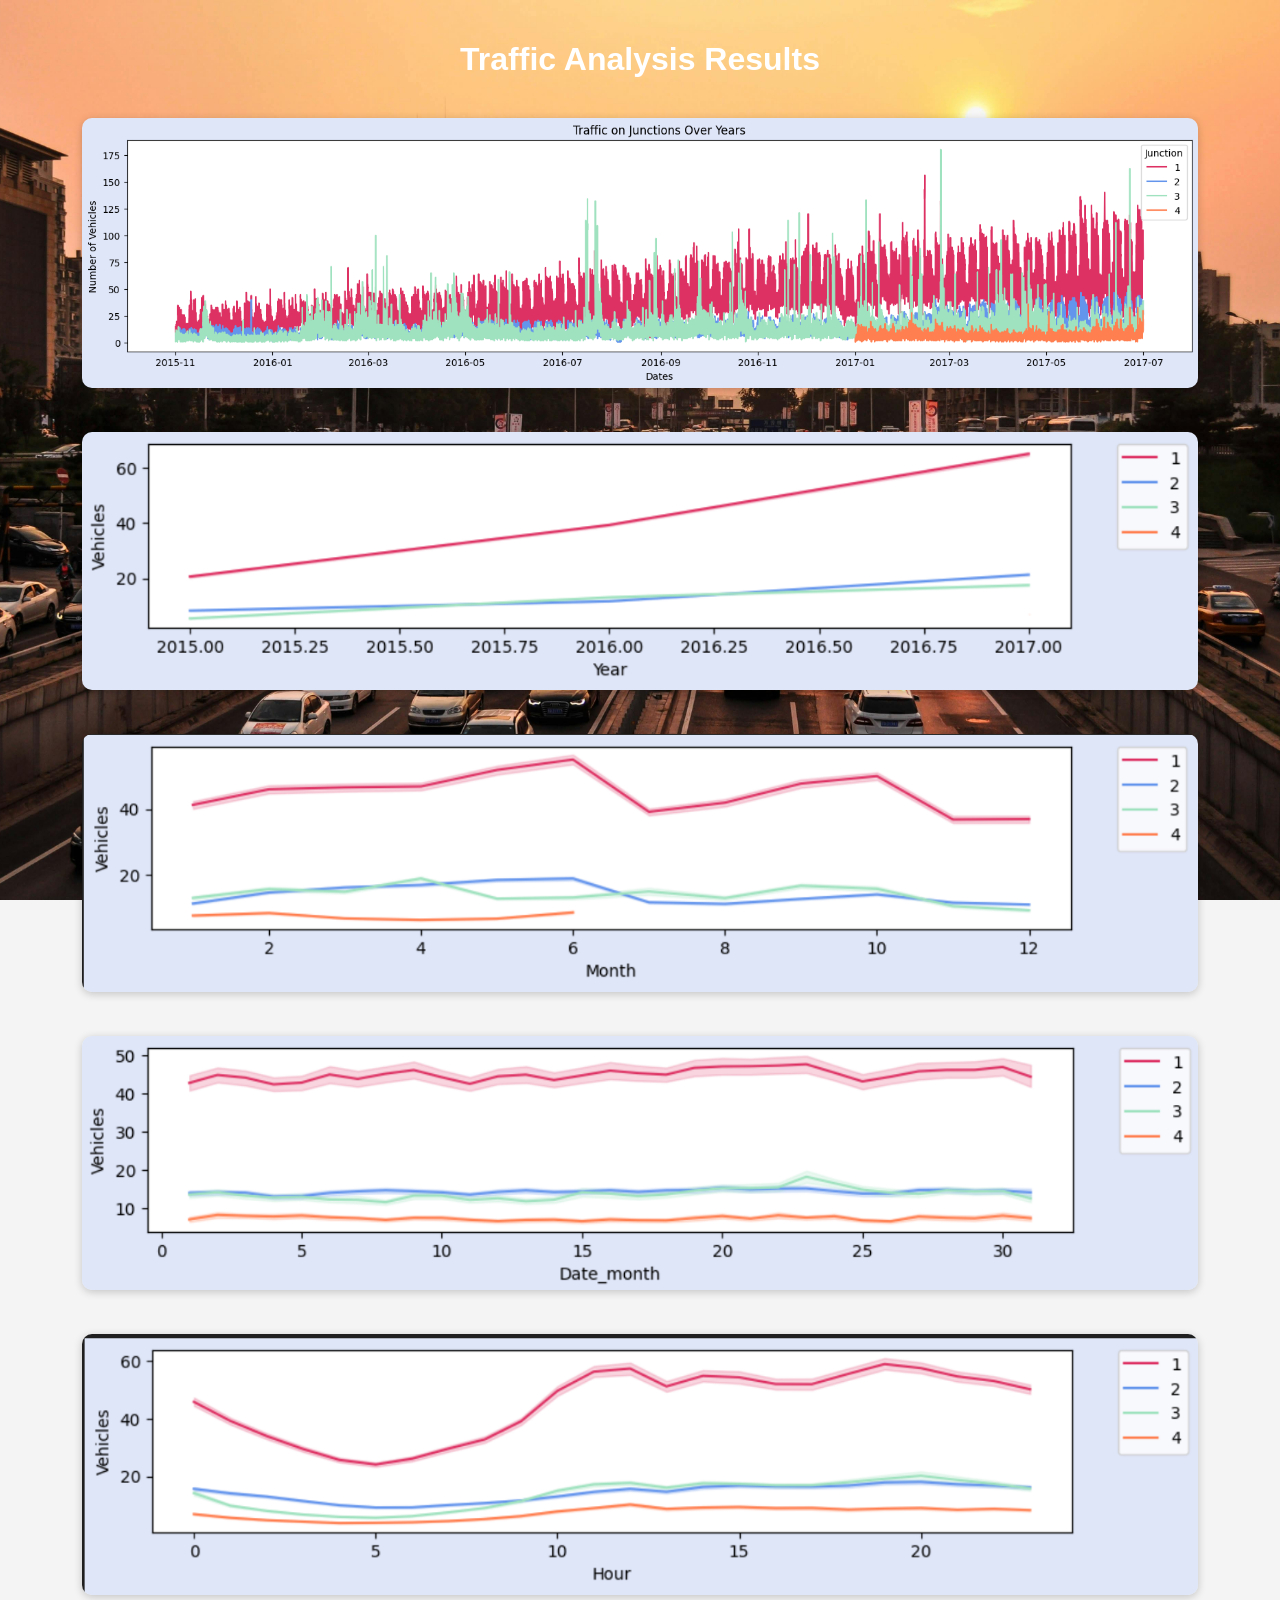
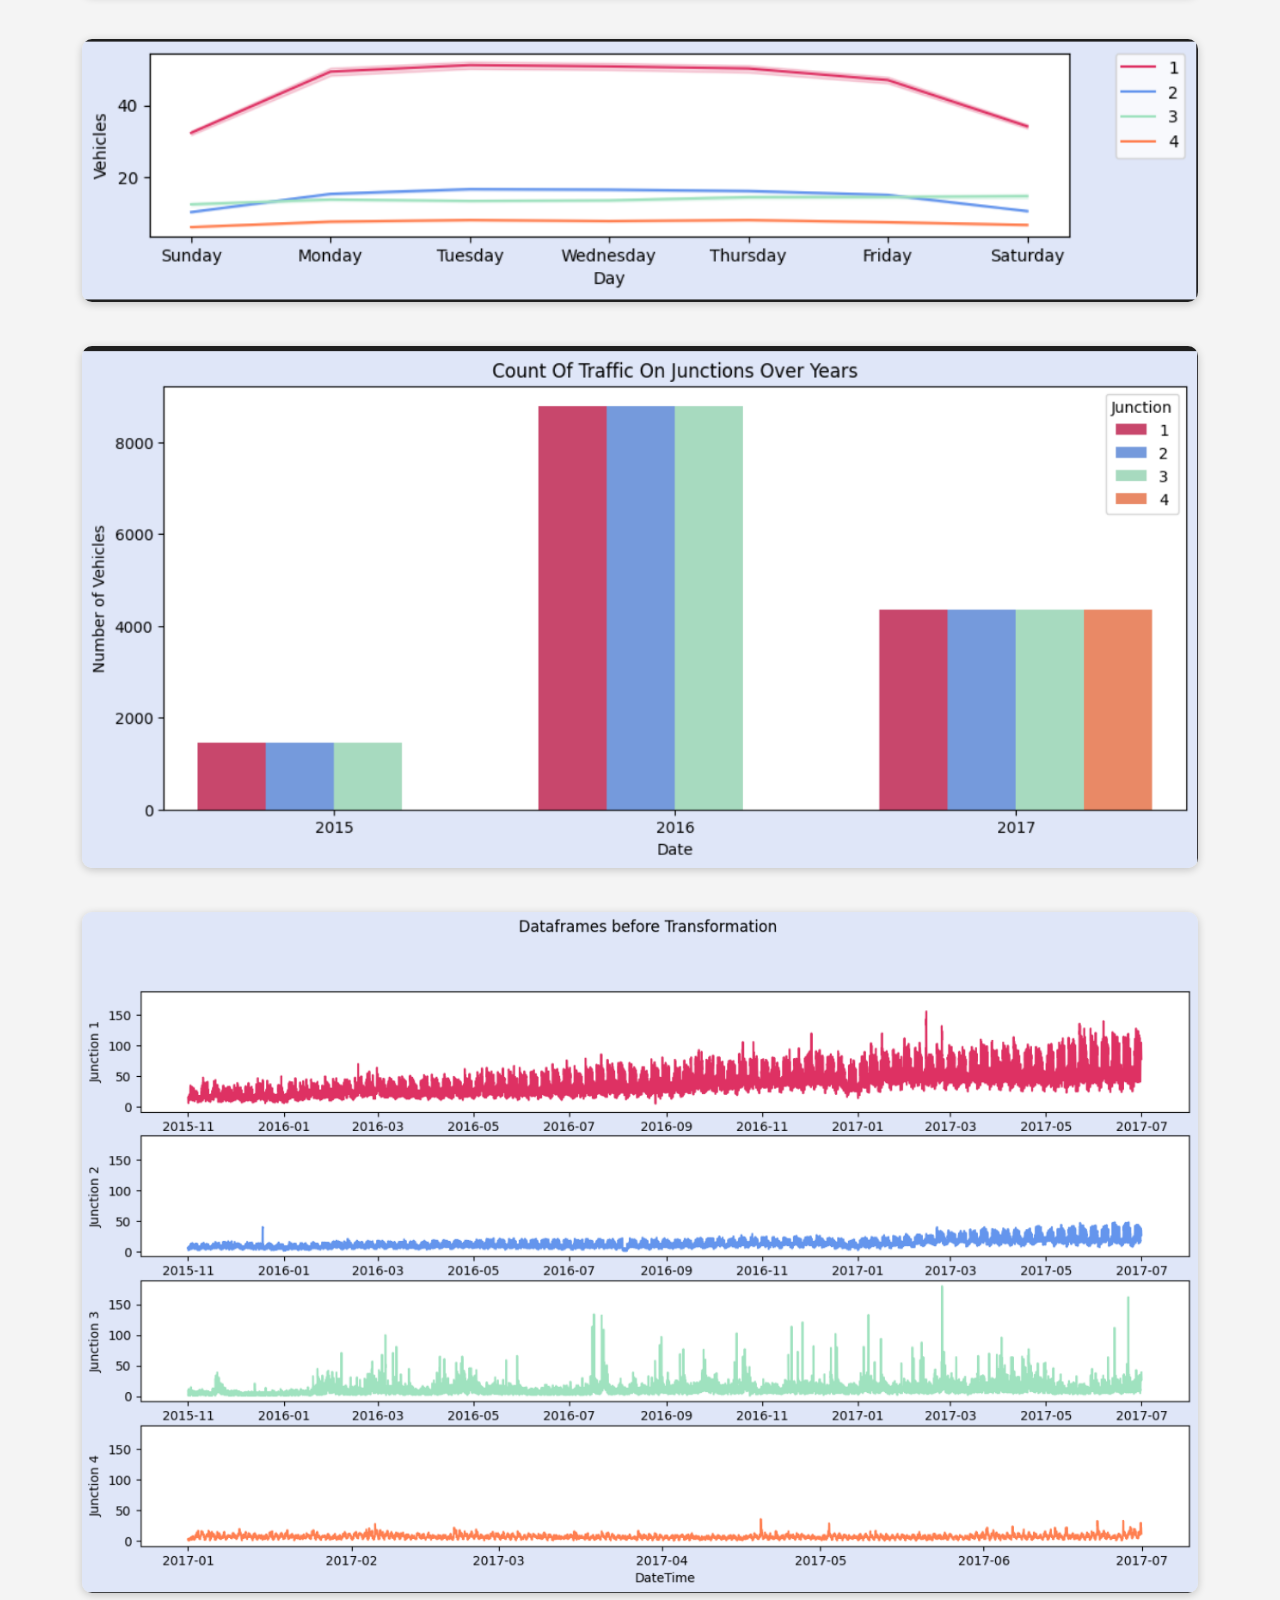
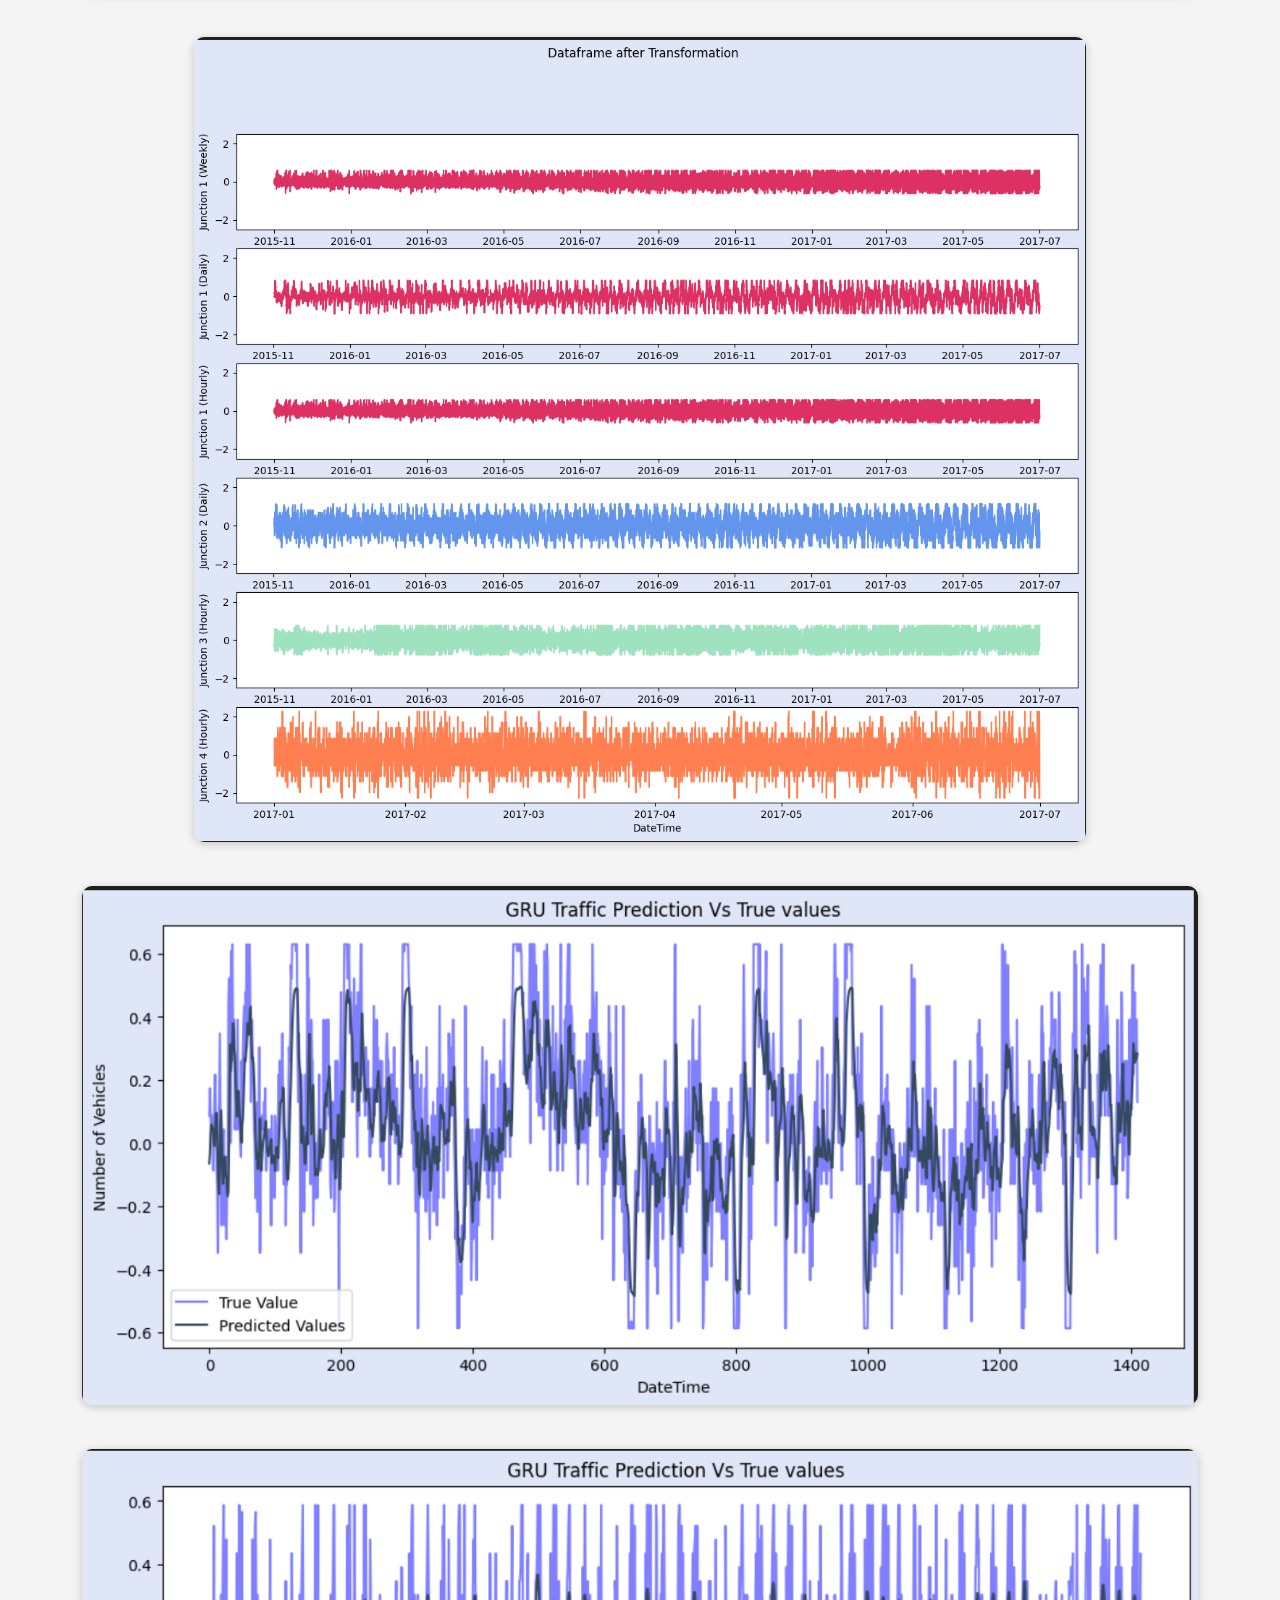
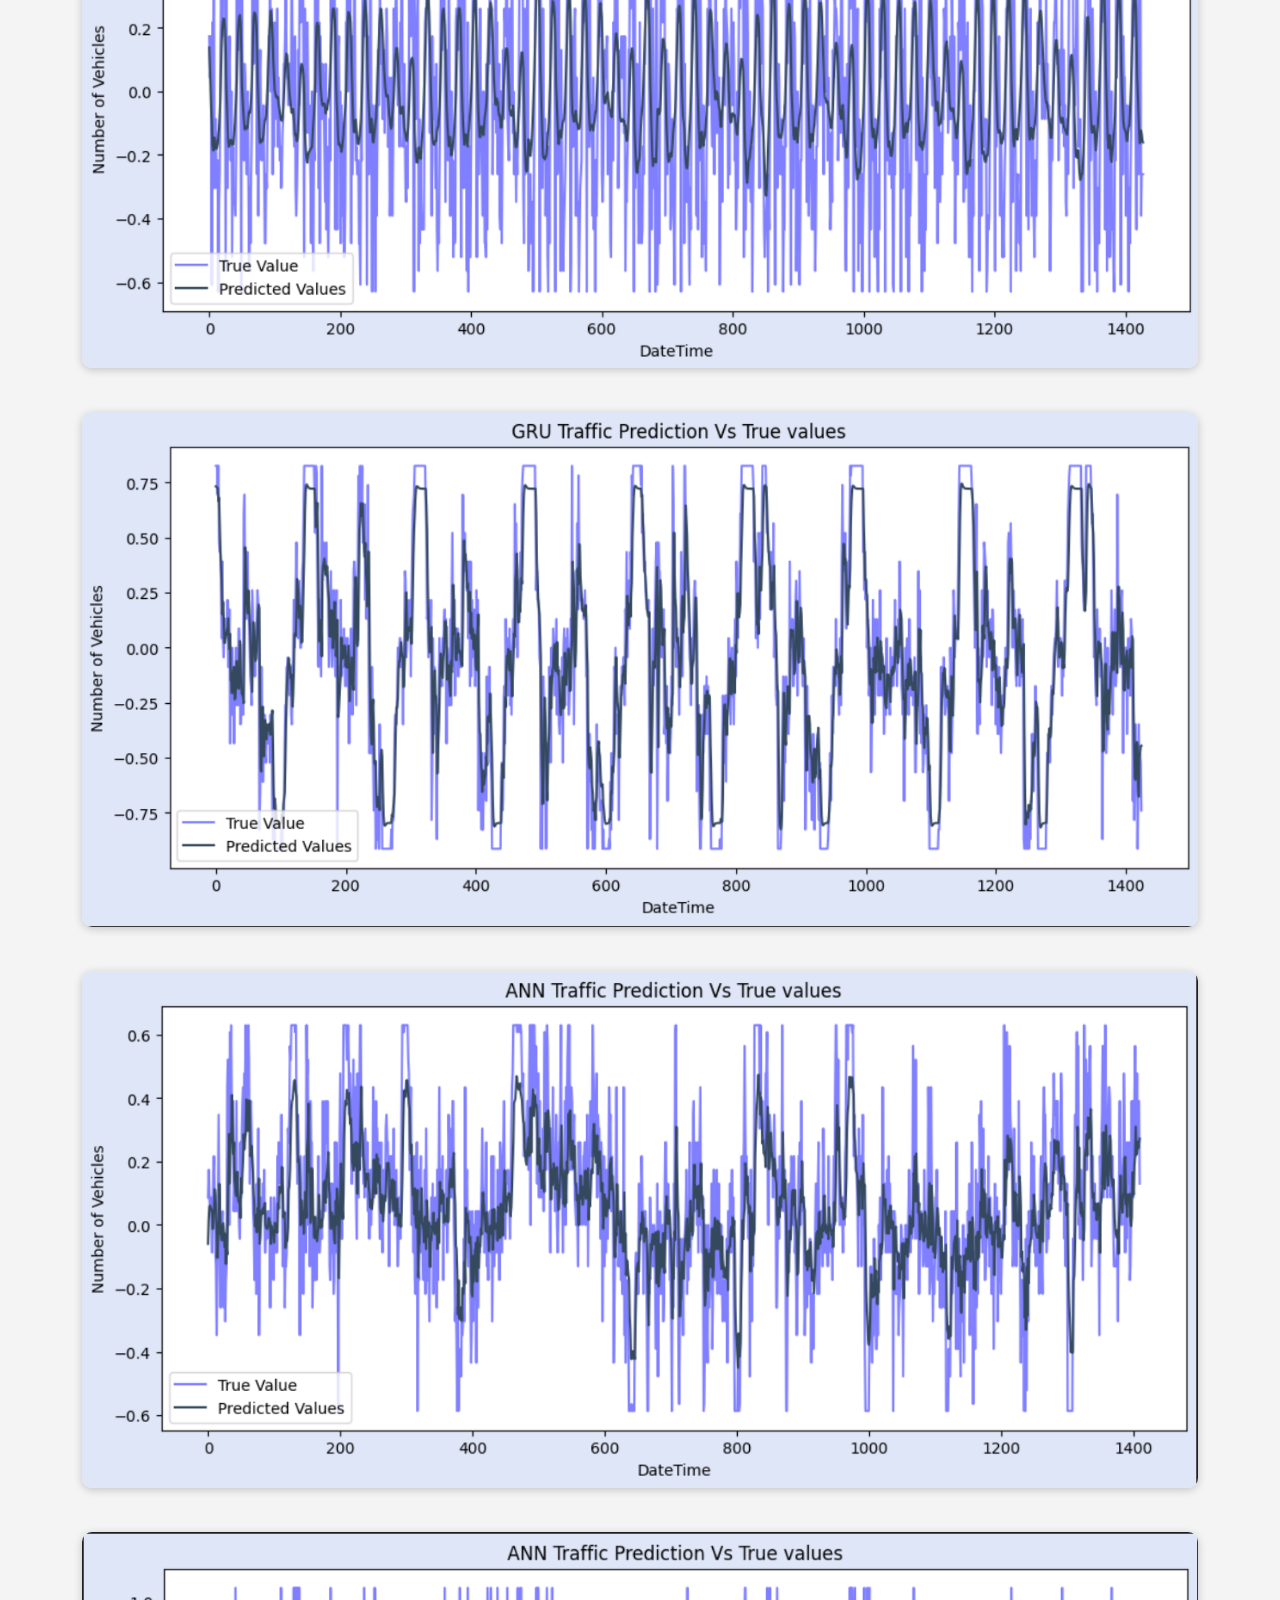
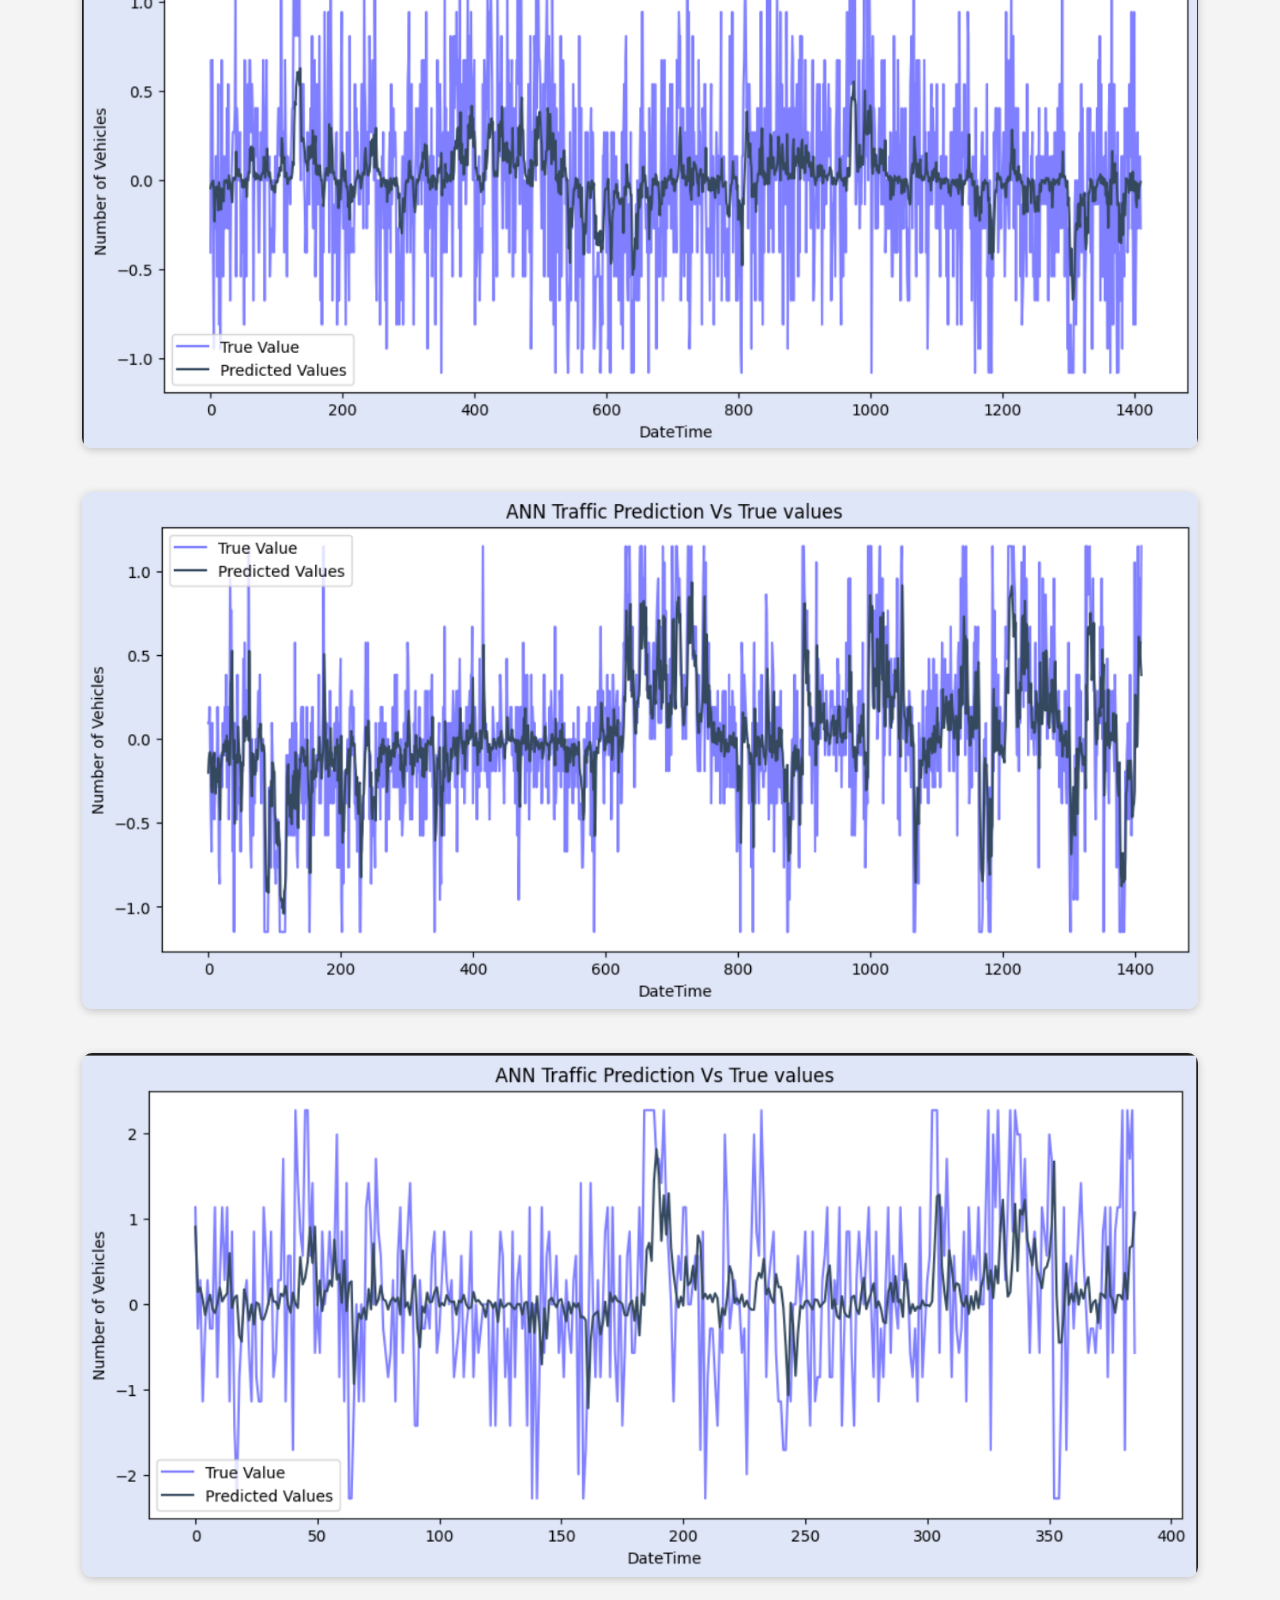
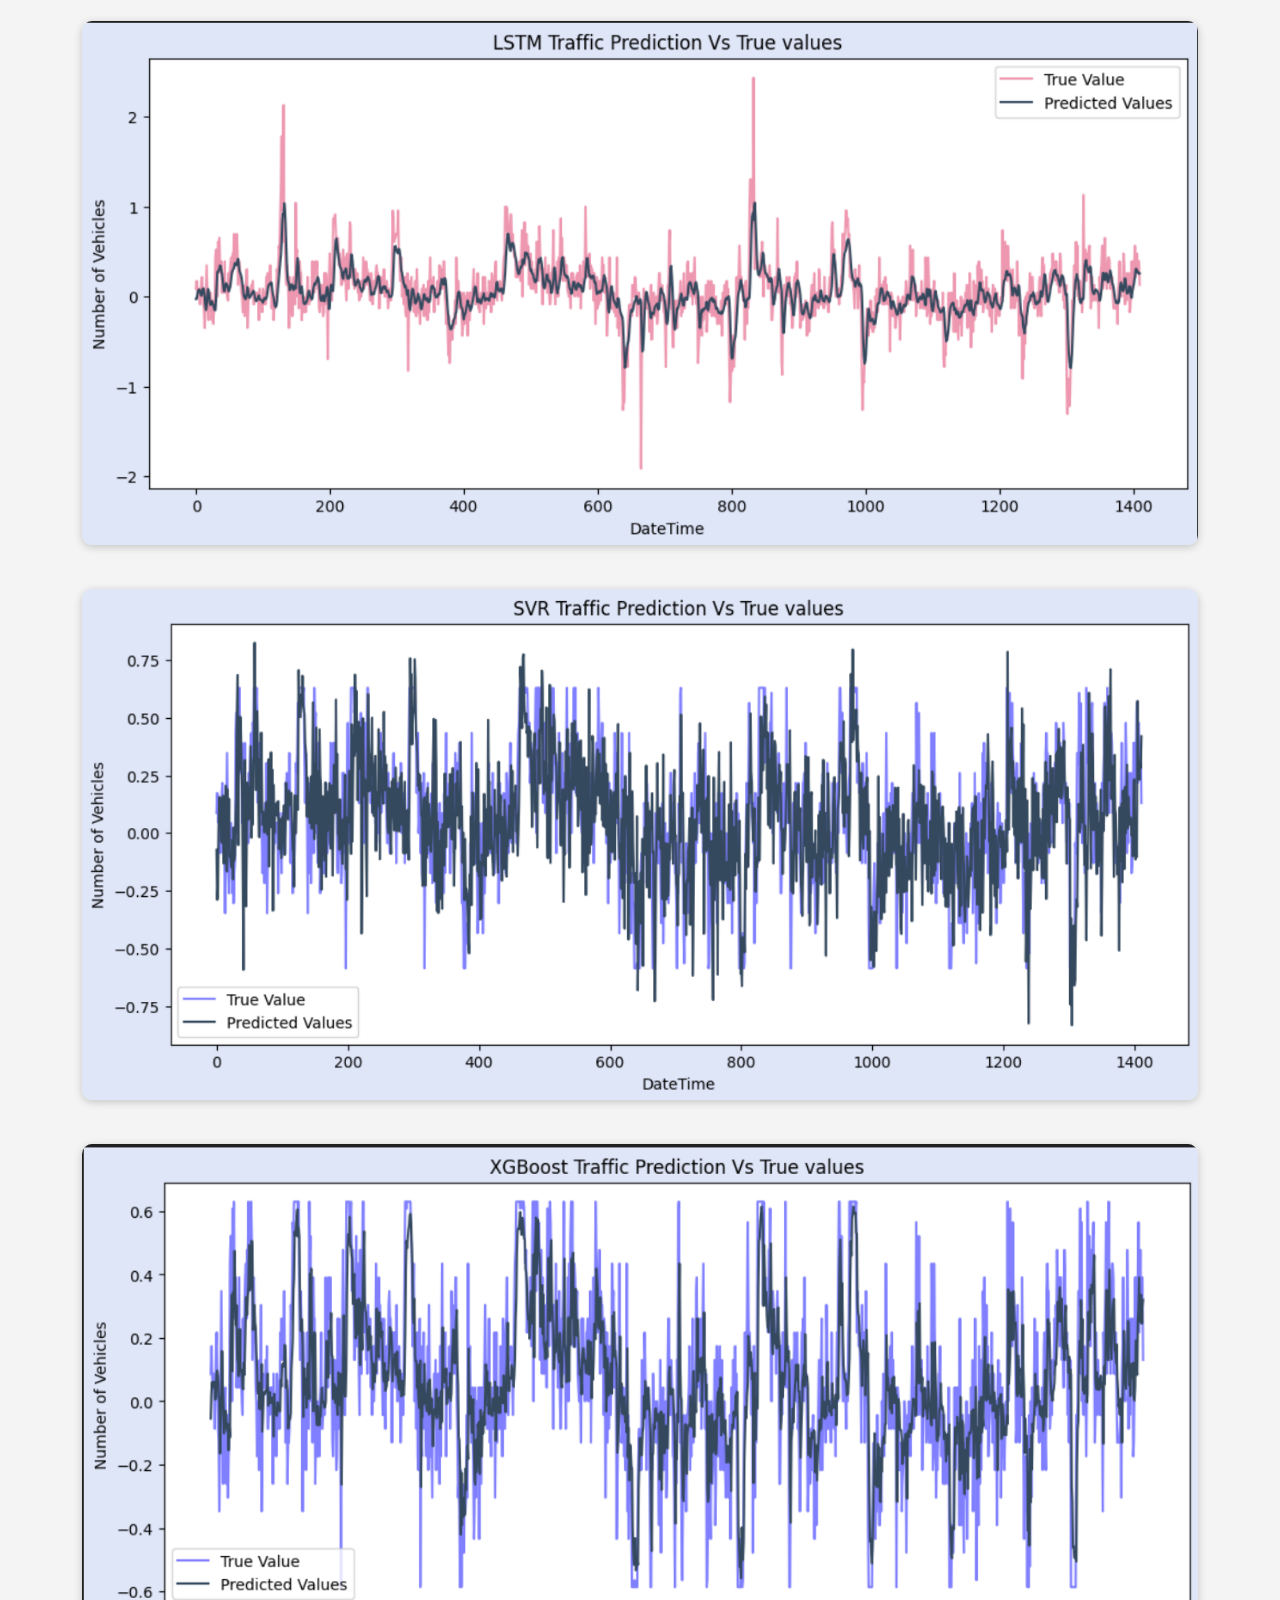
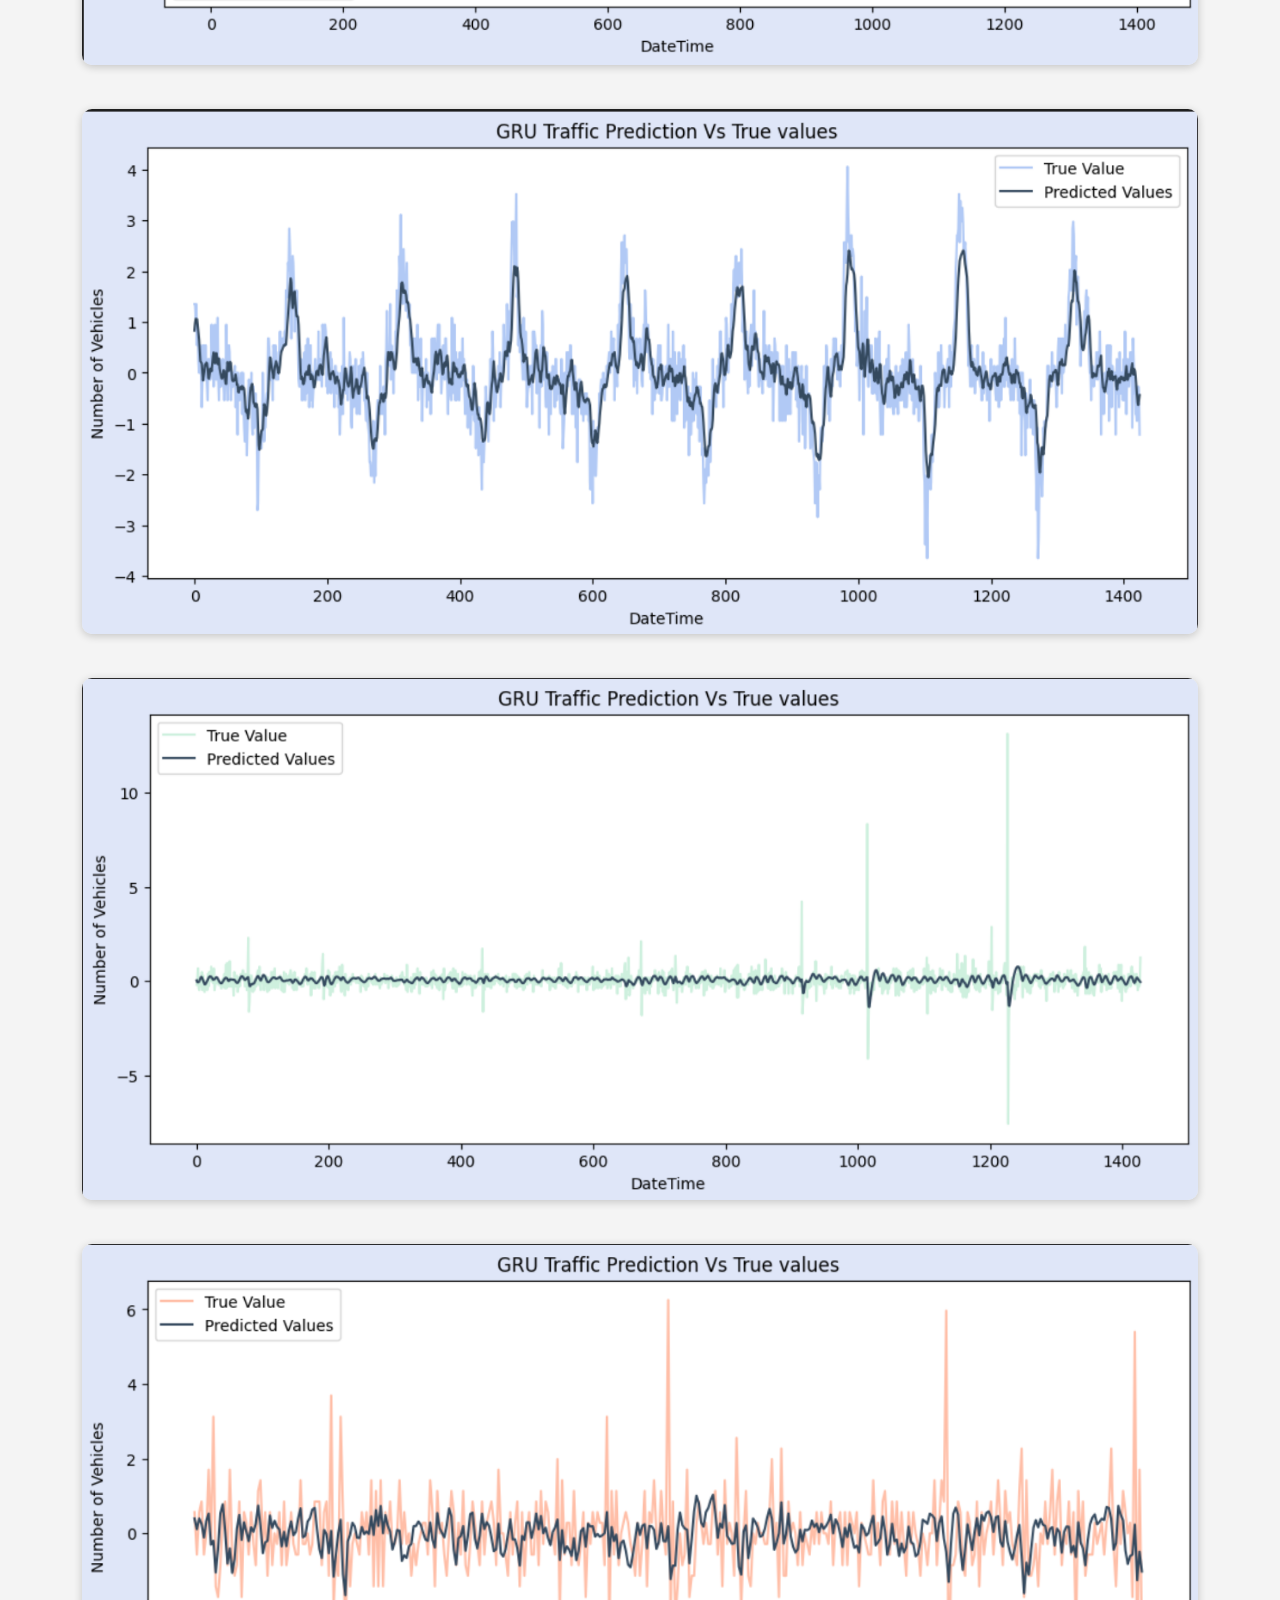
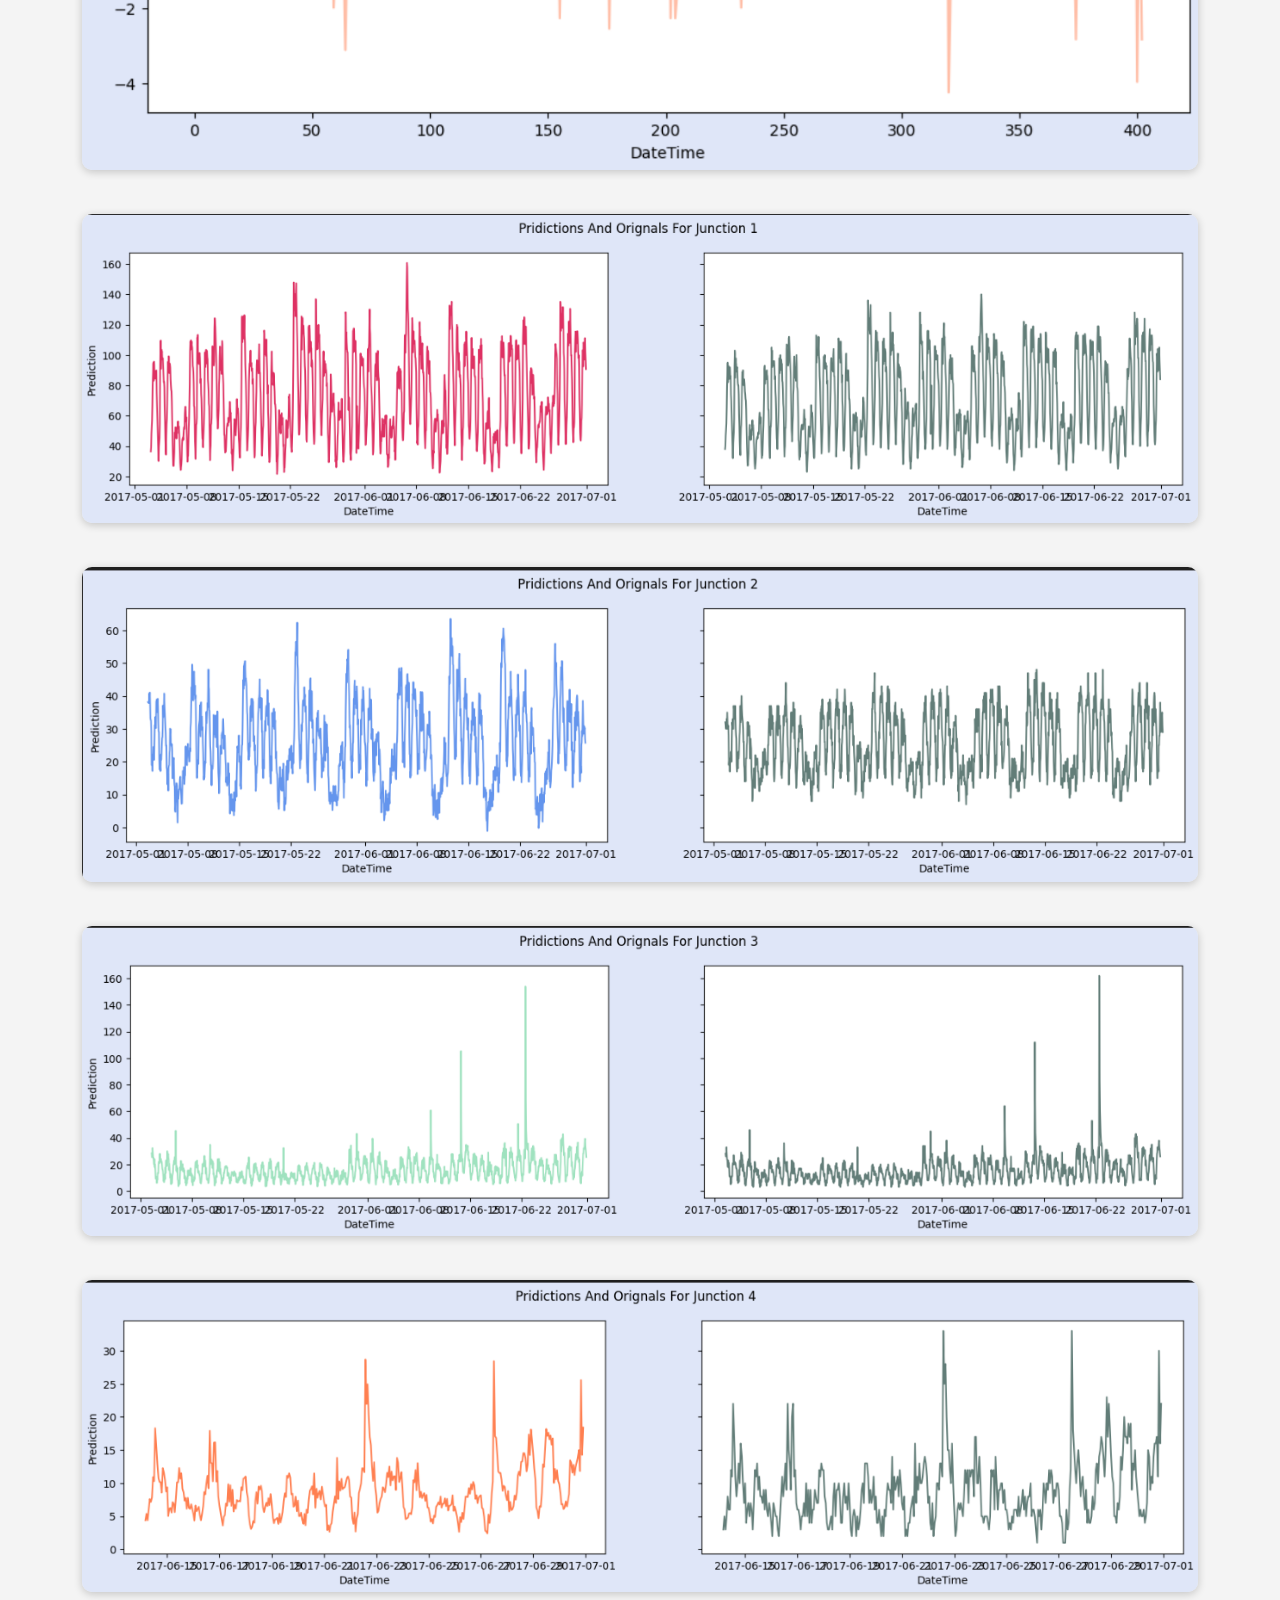
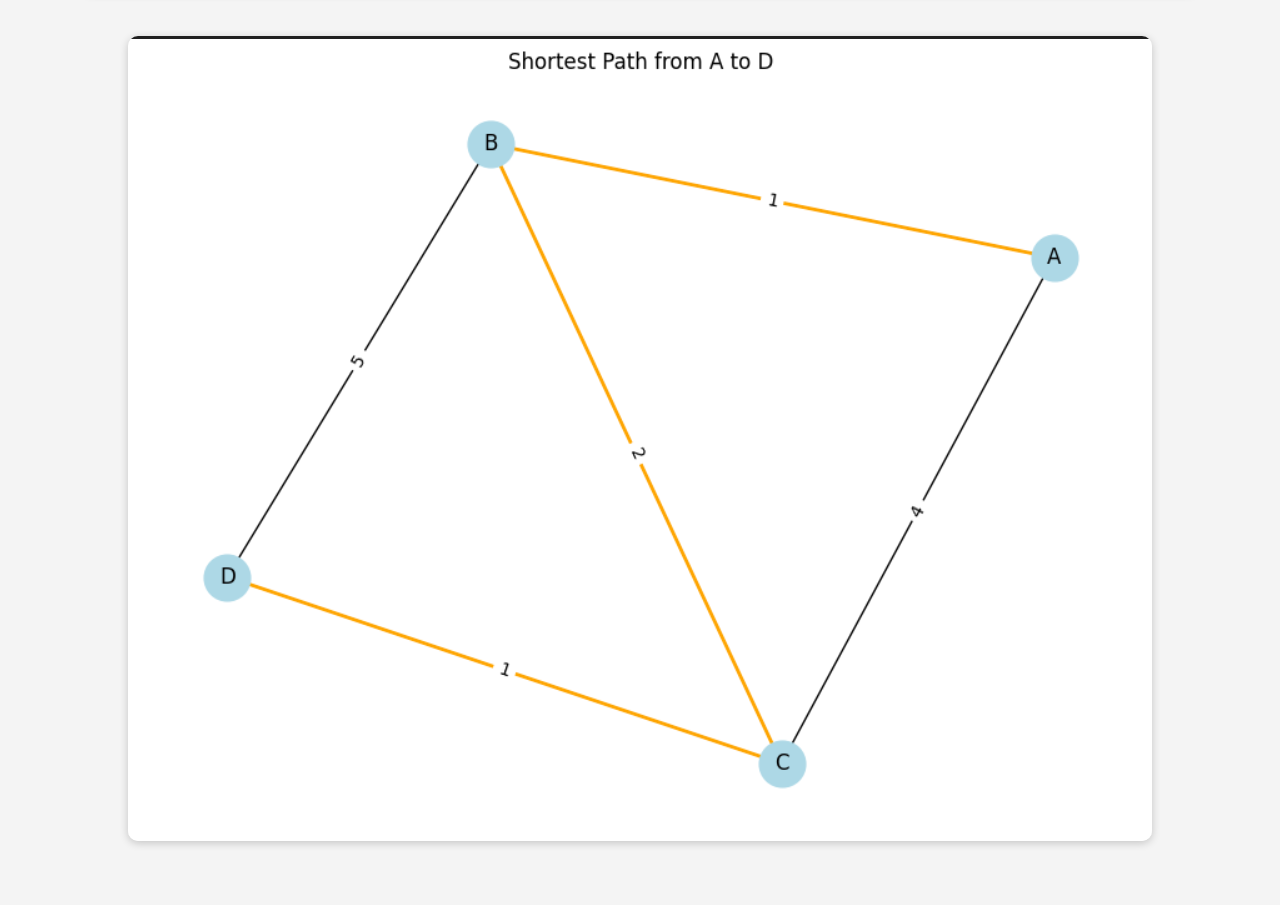
<file: Website/results.html>
<!DOCTYPE html>
<html lang="en">
<head>
  <meta charset="UTF-8">
  <meta name="viewport" content="width=device-width, initial-scale=1">
  <title>Results - Urban Flow Vista</title>
  <link rel="stylesheet" href="styles.css">
  <style>
    body {
      background-color: #f4f4f4;
      font-family: Arial, sans-serif;
      margin: 0;
      padding: 20px;
      text-align: center;
    }

    h1 {
      margin-bottom: 40px;
    }

    .image-container {
      margin-bottom: 40px;
    }

    .image-container img {
      max-width: 90%;
      height: auto;
      border-radius: 10px;
      box-shadow: 0 2px 8px rgba(0, 0, 0, 0.2);
    }
  </style>
</head>
<body>
  <h1>Traffic Analysis Results</h1>

  <div class="image-container">
    <img src="photo1.png" alt="Result Image 1">
  </div>
  <div class="image-container">
    <img src="photo2.png" alt="Result Image 1">
  </div>
  <div class="image-container">
    <img src="photo3.png" alt="Result Image 1">
  </div>
  <div class="image-container">
    <img src="photo4.png" alt="Result Image 1">
  </div>
  <div class="image-container">
    <img src="photo5.png" alt="Result Image 1">
  </div>
  <div class="image-container">
    <img src="photo6.png" alt="Result Image 1">
  </div>
  <div class="image-container">
    <img src="photo7.png" alt="Result Image 1">
  </div>
  <div class="image-container">
    <img src="photo8.png" alt="Result Image 1">
  </div>
  <div class="image-container">
    <img src="photo9.png" alt="Result Image 1">
  </div>
  <div class="image-container">
    <img src="photo10.png" alt="Result Image 1">
  </div>
  <div class="image-container">
    <img src="photo11.png" alt="Result Image 1">
  </div>
  <div class="image-container">
    <img src="photo12.png" alt="Result Image 1">
  </div>
  <div class="image-container">
    <img src="photo13.png" alt="Result Image 1">
  </div>
  <div class="image-container">
    <img src="photo14.png" alt="Result Image 1">
  </div>
  <div class="image-container">
    <img src="photo15.png" alt="Result Image 1">
  </div>
  <div class="image-container">
    <img src="photo16.png" alt="Result Image 1">
  </div>
  <div class="image-container">
    <img src="photo17.png" alt="Result Image 1">
  </div>
  <div class="image-container">
    <img src="photo18.png" alt="Result Image 1">
  </div>
  <div class="image-container">
    <img src="photo19.png" alt="Result Image 1">
  </div>
  <div class="image-container">
    <img src="photo20.png" alt="Result Image 1">
  </div>
  <div class="image-container">
    <img src="photo21.png" alt="Result Image 1">
  </div>
  <div class="image-container">
    <img src="photo22.png" alt="Result Image 1">
  </div>
  <div class="image-container">
    <img src="photo23.png" alt="Result Image 1">
  </div>
  <div class="image-container">
    <img src="photo24.png" alt="Result Image 1">
  </div>
  <div class="image-container">
    <img src="photo25.png" alt="Result Image 1">
  </div>
  <div class="image-container">
    <img src="photo26.png" alt="Result Image 1">
  </div>
  <div class="image-container">
    <img src="photo27.png" alt="Result Image 1">
  </div>
  <!-- Add more images as needed -->
</body>
</html>
</file>
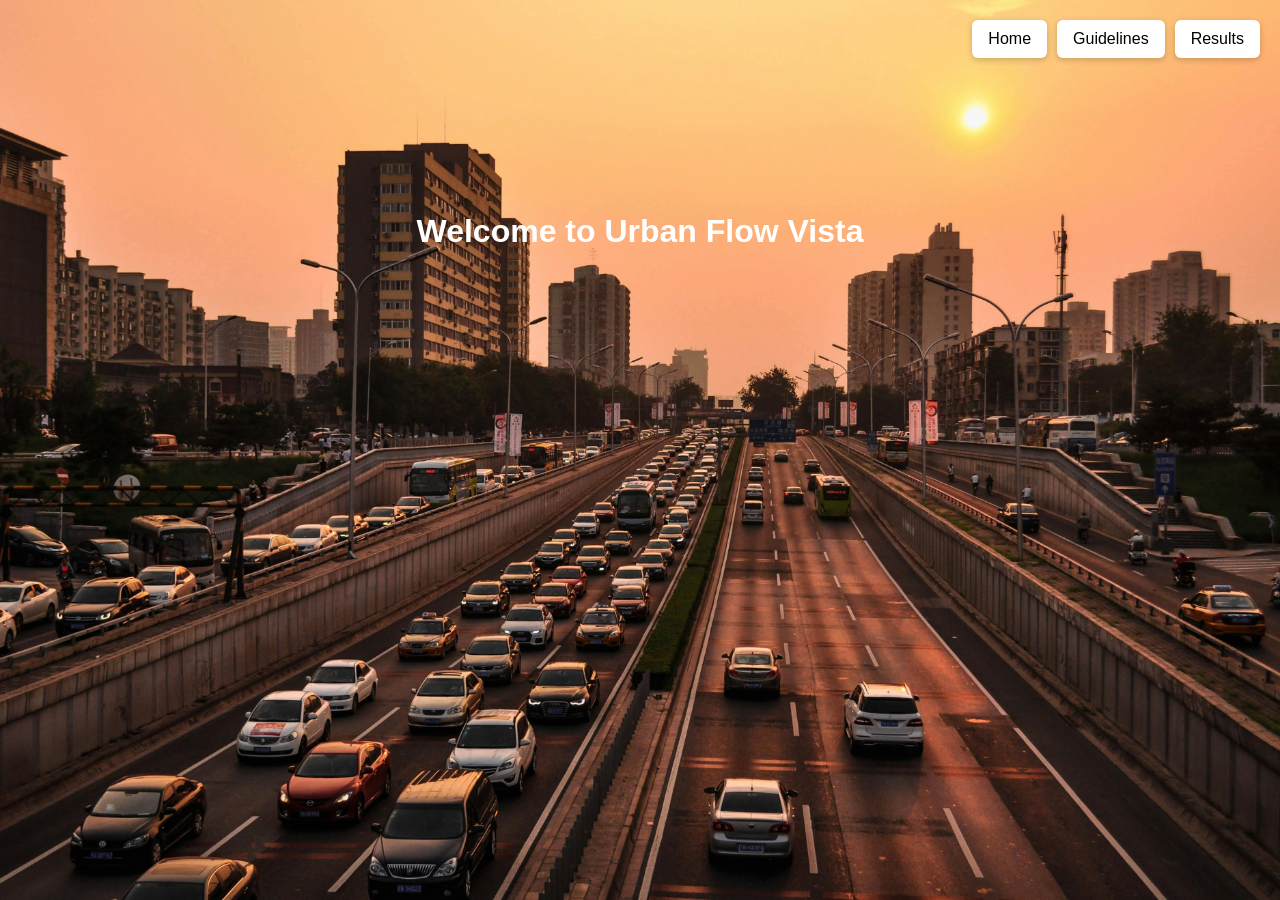
<file: Website/website.html>
<!DOCTYPE html>
<html lang="en">
<head>
  <meta charset="UTF-8">
  <meta name="viewport" content="width=device-width, initial-scale=1">
  <title>Urban Flow Vista</title>
  <link rel="stylesheet" href="styles.css">
</head>
<body>
  <!-- Navigation Buttons -->
  <div class="top-buttons">
    <a href="website.html" class="home-btn">Home</a>
    <a href="https://morth.nic.in/sites/default/files/road_safety_books.pdf" target="_blank" class="traffic-btn">Guidelines</a>
    <a href="results.html" class="results-btn">Results</a>
  </div>

  <div class="content">
    <h1>Welcome to Urban Flow Vista</h1>
  </div>
</body>
</html>
</file>
<file: Website/styles.css>
body {
  margin: 0;
  padding: 0;
  background: url('busy_road.jpg') no-repeat center center fixed;
  background-size: cover;
  font-family: Arial, sans-serif;
  color: white;
  position: relative;
}

.content {
  text-align: center;
  padding-top: 15%;
}

/* Container for top buttons */
.top-buttons {
  position: absolute;
  top: 20px;
  right: 20px;
  display: flex;
  gap: 10px;
}

/* Common style for all top nav buttons */
.top-buttons a {
  padding: 10px 16px;
  font-size: 16px;
  background-color: white;
  color: black;
  text-decoration: none;
  border: none;
  border-radius: 6px;
  transition: background-color 0.3s ease;
  box-shadow: 0 2px 6px rgba(0, 0, 0, 0.2);
}

/* Hover effect */
.top-buttons a:hover {
  background-color: #f0f0f0;
}
</file>
